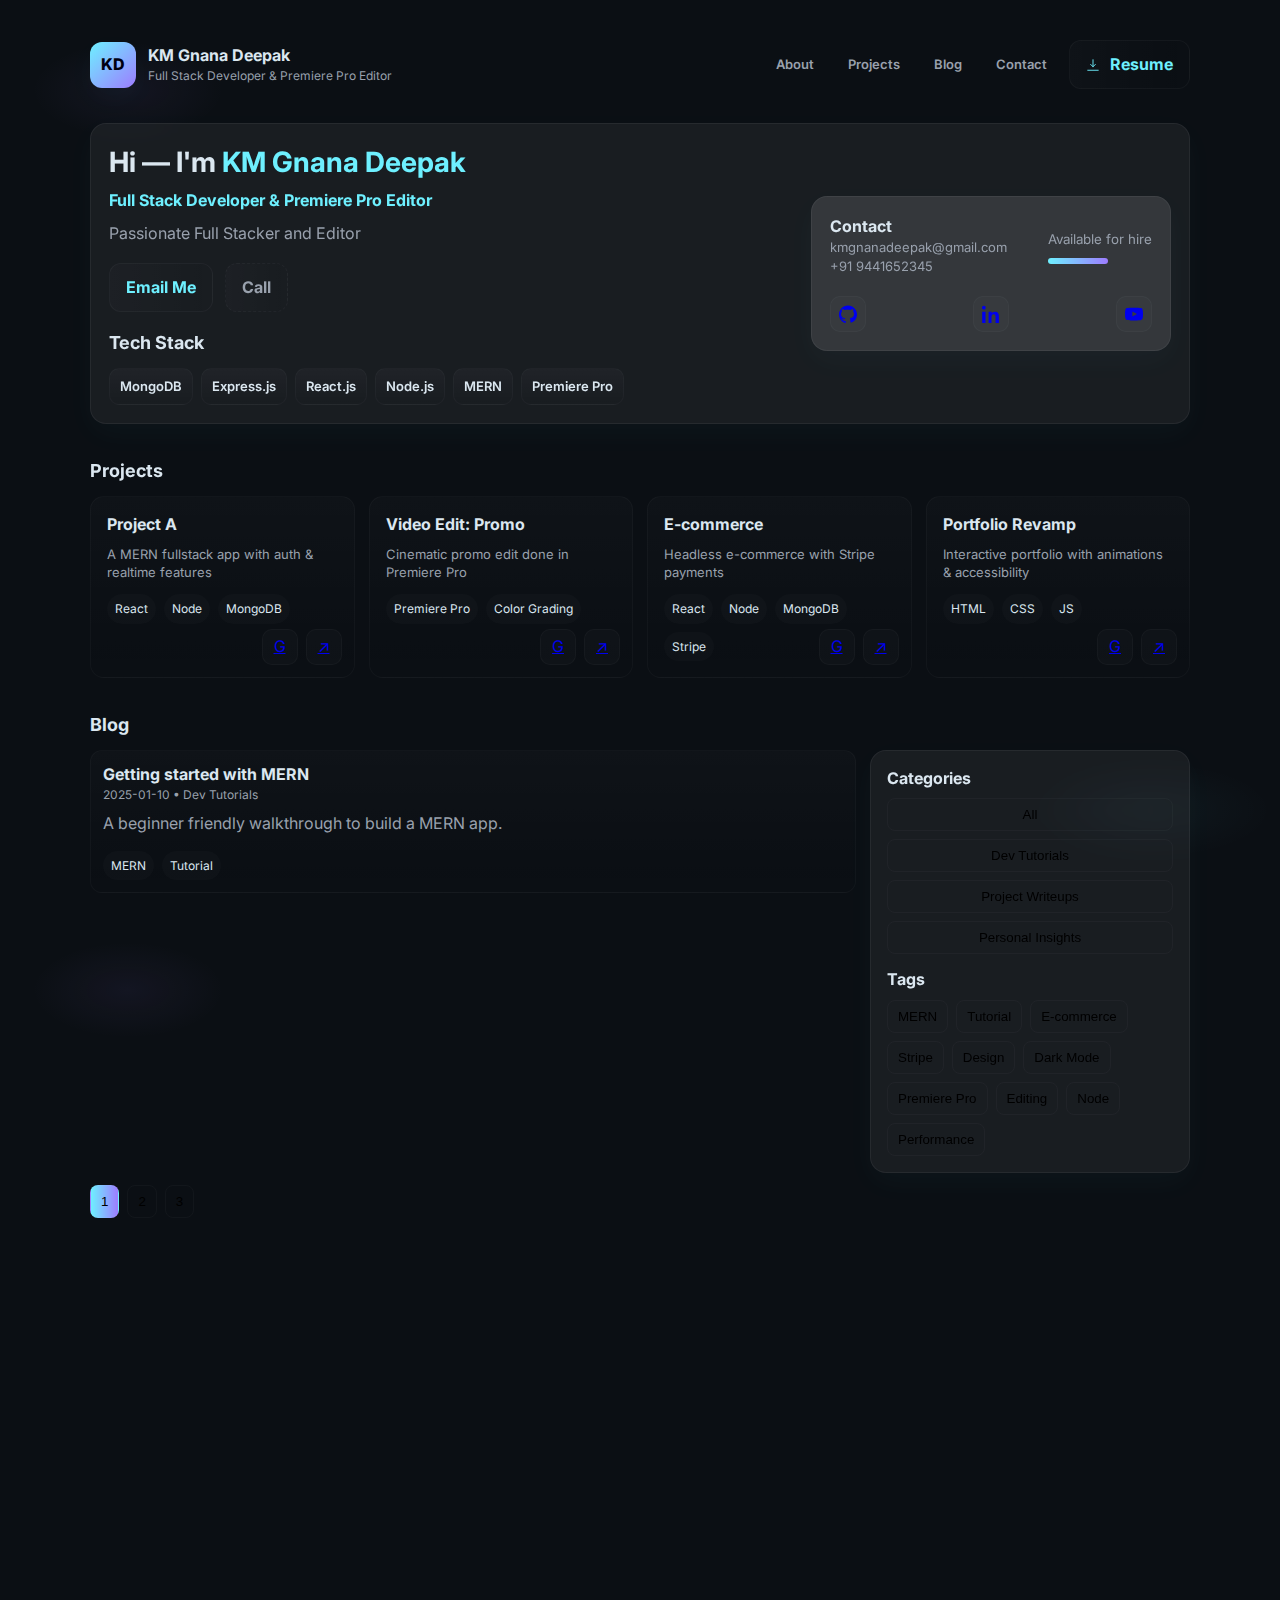
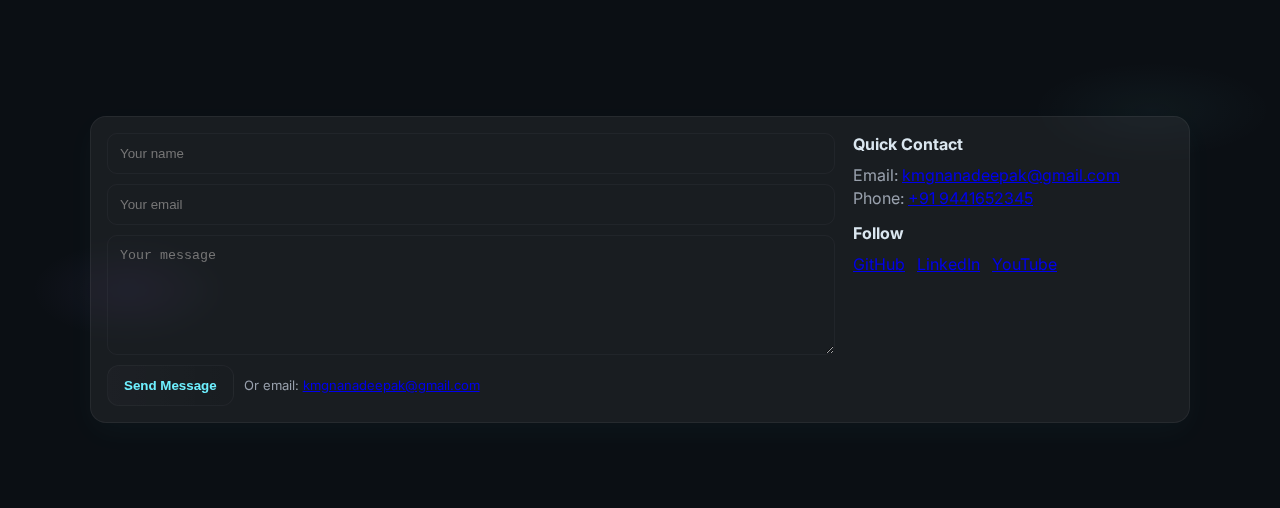
<file: index.html>
<!doctype html>
<html lang="en">
<head>
  <meta charset="utf-8" />
  <meta name="viewport" content="width=device-width, initial-scale=1" />
  <title>KM Gnana Deepak — Portfolio</title>
  <meta name="description" content="Portfolio of KM Gnana Deepak — Full Stack Developer & Premiere Pro Editor" />

  <!-- Fonts (system fallback included) -->
  <link href="https://fonts.googleapis.com/css2?family=Inter:wght@300;400;600;700;800&display=swap" rel="stylesheet">
    <link rel="stylesheet" href="style.css">
</head>
<body>

  <div class="loader" id="loader" aria-hidden="true">
    <div class="ring" aria-hidden="true"></div>
  </div>

  <div class="container">
    <header class="reveal">
      <div class="brand">
        <div class="logo">KD</div>
        <div>
          <h1>KM Gnana Deepak</h1>
          <p>Full Stack Developer & Premiere Pro Editor</p>
        </div>
      </div>
      <nav>
        <a href="#about" class="nav-link">About</a>
        <a href="#projects" class="nav-link">Projects</a>
        <a href="#blog" class="nav-link">Blog</a>
        <a href="#contact" class="nav-link">Contact</a>
        <a class="btn" href="/resume.pdf" download>
          <!-- download icon -->
          <svg width="14" height="14" viewBox="0 0 24 24" fill="none" xmlns="http://www.w3.org/2000/svg"><path d="M12 3v12" stroke="currentColor" stroke-width="1.6" stroke-linecap="round" stroke-linejoin="round"/><path d="M8 11l4 4 4-4" stroke="currentColor" stroke-width="1.6" stroke-linecap="round" stroke-linejoin="round"/><path d="M21 21H3" stroke="currentColor" stroke-width="1.6" stroke-linecap="round" stroke-linejoin="round"/></svg>
          Resume
        </a>
      </nav>
    </header>

    <!-- HERO -->
    <section class="glass hero" id="about">
      <div class="hero-left">
        <h2 class="reveal">Hi — I'm <span style="color:var(--accent)">KM Gnana Deepak</span></h2>
        <div class="role reveal">Full Stack Developer & Premiere Pro Editor</div>
        <div class="tag reveal">Passionate Full Stacker and Editor</div>

        <div class="cta-row reveal">
          <a class="btn" href="mailto:kmgnanadeepak@gmail.com">Email Me</a>
          <a class="btn secondary" href="tel:9441652345">Call</a>
        </div>

        <div style="margin-top:18px" class="reveal">
          <h3 class="section-title">Tech Stack</h3>
          <div class="badges">
            <div class="badge">MongoDB</div>
            <div class="badge">Express.js</div>
            <div class="badge">React.js</div>
            <div class="badge">Node.js</div>
            <div class="badge">MERN</div>
            <div class="badge">Premiere Pro</div>
          </div>
        </div>

      </div>

      <aside class="glass contact-card reveal" style="min-width:260px">
        <div style="display:flex;align-items:center;justify-content:space-between">
          <div>
            <strong>Contact</strong>
            <div style="color:var(--muted);font-size:13px">kmgnanadeepak@gmail.com</div>
            <div style="color:var(--muted);font-size:13px">+91 9441652345</div>
          </div>
          <div style="text-align:right">
            <small style="color:var(--muted);">Available for hire</small>
            <div style="height:8px"></div>
            <div style="width:60px;height:6px;border-radius:6px;background:linear-gradient(90deg,var(--accent),var(--accent-2))"></div>
          </div>
        </div>

        <div style="margin-top:10px;display:flex;gap:8px;justify-content:space-between">
          <a class="icon-btn" href="https://github.com/" target="_blank" title="GitHub">
            <svg xmlns="http://www.w3.org/2000/svg" width="18" height="18" viewBox="0 0 24 24" fill="none"><path d="M12 .5C5.4.5 0 5.9 0 12.5c0 5.3 3.4 9.8 8.2 11.4.6.1.8-.3.8-.6v-2.1c-3.3.7-4-1.6-4-1.6-.5-1.3-1.2-1.6-1.2-1.6-1-.7.1-.7.1-.7 1.1.1 1.7 1.2 1.7 1.2 1 .1 1.6.7 2 .9.1-.7.4-1.3.8-1.6-2.7-.3-5.6-1.3-5.6-6 0-1.3.5-2.4 1.2-3.2-.1-.3-.5-1.5.1-3.1 0 0 1-.3 3.3 1.2 1-.3 2.6-.5 4-.5s3 .2 4 .5c2.3-1.5 3.3-1.2 3.3-1.2.6 1.6.2 2.8.1 3.1.8.8 1.2 1.9 1.2 3.2 0 4.7-2.9 5.6-5.6 5.9.4.4.8 1 .8 2v3c0 .3.2.7.8.6C20.6 22.3 24 17.8 24 12.5 24 5.9 18.6.5 12 .5z" fill="currentColor"/></svg>
          </a>
          <a class="icon-btn" href="https://www.linkedin.com/" target="_blank" title="LinkedIn">
            <svg xmlns="http://www.w3.org/2000/svg" width="18" height="18" viewBox="0 0 24 24" fill="none"><path d="M4.98 3.5C4.98 4.88 3.86 6 2.48 6S0 4.88 0 3.5 1.12 1 2.5 1 4.98 2.12 4.98 3.5zM.24 8.98H4.7V24H.24zM8.78 8.98h4.24v2.08h.06c.59-1.04 2.03-2.14 4.18-2.14 4.47 0 5.3 2.95 5.3 6.78V24h-4.48v-7.6c0-1.81-.03-4.14-2.52-4.14-2.52 0-2.9 1.96-2.9 4v7.74H8.78z" fill="currentColor"/></svg>
          </a>
          <a class="icon-btn" href="https://www.youtube.com/" target="_blank" title="YouTube">
            <svg xmlns="http://www.w3.org/2000/svg" width="18" height="18" viewBox="0 0 24 24" fill="none"><path d="M23.5 6.2a3 3 0 0 0-2.1-2.12C19.9 3.5 12 3.5 12 3.5s-7.9 0-9.4.57A3 3 0 0 0 .5 6.2 31.4 31.4 0 0 0 0 12a31.4 31.4 0 0 0 .5 5.8 3 3 0 0 0 2.1 2.12C4.1 20.5 12 20.5 12 20.5s7.9 0 9.4-.57a3 3 0 0 0 2.1-2.12c.33-1.77.5-3.62.5-5.8s-.17-4.03-.5-5.8zM9.8 15.2V8.8l6.2 3.2-6.2 3.2z" fill="currentColor"/></svg>
          </a>
        </div>

      </aside>
    </section>

    <!-- PROJECTS -->
    <section id="projects">
      <h3 class="section-title reveal">Projects</h3>
      <div class="projects-grid" id="projectsGrid">
        <!-- JS populated cards -->
      </div>
    </section>

    <!-- BLOG -->
    <section id="blog">
      <h3 class="section-title reveal">Blog</h3>
      <div class="blog-grid">
        <div class="posts" id="postsArea">
          <!-- posts rendered here -->
        </div>
        <aside class="glass" style="padding:16px">
          <strong>Categories</strong>
          <div style="height:8px"></div>
          <div id="categories" style="display:flex;flex-direction:column;gap:8px"></div>
          <div style="height:14px"></div>
          <strong>Tags</strong>
          <div style="height:8px"></div>
          <div id="tagList" style="display:flex;flex-wrap:wrap;gap:8px"></div>
        </aside>
      </div>
      <div class="pagination" id="pagination"></div>
    </section>

    <!-- SKILLS & TIMELINE -->
    <section style="display:grid;grid-template-columns:1fr 1fr;gap:18px;align-items:start">
      <div>
        <h3 class="section-title reveal">Skills</h3>
        <div class="glass skills reveal" style="padding:16px">
          <div class="skill">
            <div style="display:flex;justify-content:space-between"><strong>React.js</strong><small>85%</small></div>
            <div class="bar"><i data-width="85%"></i></div>
          </div>
          <div class="skill">
            <div style="display:flex;justify-content:space-between"><strong>Node.js</strong><small>88%</small></div>
            <div class="bar"><i data-width="88%"></i></div>
          </div>
          <div class="skill">
            <div style="display:flex;justify-content:space-between"><strong>MongoDB / Mongoose</strong><small>80%</small></div>
            <div class="bar"><i data-width="80%"></i></div>
          </div>
          <div class="skill">
            <div style="display:flex;justify-content:space-between"><strong>Premiere Pro</strong><small>90%</small></div>
            <div class="bar"><i data-width="90%"></i></div>
          </div>
        </div>
      </div>

      <div>
        <h3 class="section-title reveal">Experience / Education</h3>
        <div class="glass timeline reveal" style="padding:16px">
          <div class="timeline-item">
            <div class="dot"></div>
            <div><strong>2023 — Present</strong><div style="color:var(--muted);font-size:13px">Full Stack Developer (Freelance / Projects)</div></div>
          </div>
          <div class="timeline-item">
            <div class="dot"></div>
            <div><strong>2020 — 2023</strong><div style="color:var(--muted);font-size:13px">Video Editor — Premiere Pro</div></div>
          </div>
        </div>
      </div>
    </section>

    <!-- TESTIMONIALS -->
    <section style="margin-top:6px">
      <h3 class="section-title reveal">Testimonials</h3>
      <div class="testimonials reveal">
        <div class="quote">"Deepak delivered a flawless full-stack web app on time — efficient, communicative and skilled." — Client A</div>
      </div>
    </section>

    <!-- CONTACT -->
    <section id="contact">
      <h3 class="section-title reveal">Contact</h3>
      <div class="glass" style="padding:16px;display:grid;grid-template-columns:1fr 320px;gap:18px;align-items:start">
        <div>
          <form id="contactForm">
            <input type="text" id="name" placeholder="Your name" required />
            <input type="email" id="email" placeholder="Your email" required />
            <textarea id="message" placeholder="Your message" required></textarea>
            <div style="display:flex;gap:10px;align-items:center">
              <button class="btn" type="submit">Send Message</button>
              <div style="color:var(--muted);font-size:13px">Or email: <a href="mailto:kmgnanadeepak@gmail.com">kmgnanadeepak@gmail.com</a></div>
            </div>
          </form>
        </div>
        <aside>
          <div style="margin-bottom:12px">
            <strong>Quick Contact</strong>
            <div style="color:var(--muted);margin-top:8px">Email: <a href="mailto:kmgnanadeepak@gmail.com">kmgnanadeepak@gmail.com</a></div>
            <div style="color:var(--muted);">Phone: <a href="tel:9441652345">+91 9441652345</a></div>
          </div>

          <div>
            <strong>Follow</strong>
            <div style="height:8px"></div>
            <div class="socials">
              <a href="https://github.com/" target="_blank">GitHub</a>
              <a href="https://www.linkedin.com/" target="_blank">LinkedIn</a>
              <a href="https://www.youtube.com/" target="_blank">YouTube</a>
            </div>
          </div>
        </aside>
      </div>
    </section>

    <footer class="reveal">
      <div>© <span id="year"></span> KM Gnana Deepak</div>
      <div style="color:var(--muted)">Built with MERN ♥ &nbsp;•&nbsp; Dark glass UI</div>
    </footer>

  </div>

  <script>
    // Remove loader
    window.addEventListener('load',()=>{
      const l = document.getElementById('loader');
      l.style.opacity = '0';
      setTimeout(()=>l.remove(),500);
    });

    // Reveal on scroll
    const observer = new IntersectionObserver((entries)=>{
      entries.forEach(e=>{
        if(e.isIntersecting) e.target.classList.add('show');
      });
    },{threshold:0.12});
    document.querySelectorAll('.reveal').forEach(el=>observer.observe(el));

    // Fill year
    document.getElementById('year').textContent = new Date().getFullYear();

    // Projects data (example placeholders) - replace with your projects
    const projects = [
      {title:'Project A',desc:'A MERN fullstack app with auth & realtime features',tags:['React','Node','MongoDB'],github:'#',live:'#'},
      {title:'Video Edit: Promo',desc:'Cinematic promo edit done in Premiere Pro',tags:['Premiere Pro','Color Grading'],github:'#',live:'#'},
      {title:'E-commerce',desc:'Headless e-commerce with Stripe payments',tags:['React','Node','MongoDB','Stripe'],github:'#',live:'#'},
      {title:'Portfolio Revamp',desc:'Interactive portfolio with animations & accessibility',tags:['HTML','CSS','JS'],github:'#',live:'#'}
    ];

    const projectsGrid = document.getElementById('projectsGrid');
    projects.forEach(p=>{
      const card = document.createElement('div');
      card.className = 'project-card reveal';
      card.innerHTML = `\n        <div class='project-title'>${p.title}</div>\n        <div class='project-desc'>${p.desc}</div>\n        <div class='project-tags'>${p.tags.map(t=>`<span class='project-tag'>${t}</span>`).join('')}</div>\n        <div class='project-links'>\n          <a class='icon-btn' href='${p.github}' target='_blank' title='GitHub' aria-label='GitHub'>G</a>\n          <a class='icon-btn' href='${p.live}' target='_blank' title='Live' aria-label='Live'>↗</a>\n        </div>\n      `;
      projectsGrid.appendChild(card);
      observer.observe(card);
    });

    // Blog sample data
    const posts = [
      {id:1,title:'Getting started with MERN',cat:'Dev Tutorials',tags:['MERN','Tutorial'],date:'2025-01-10',excerpt:'A beginner friendly walkthrough to build a MERN app.'},
      {id:2,title:'Project Writeup: E-commerce',cat:'Project Writeups',tags:['E-commerce','Stripe'],date:'2025-03-02',excerpt:'How I built a headless e-commerce platform.'},
      {id:3,title:'Why I switched to dark-mode UI',cat:'Personal Insights',tags:['Design','Dark Mode'],date:'2025-05-14',excerpt:'Thoughts on aesthetics, accessibility and performance.'},
      {id:4,title:'Video Editing Tips in Premiere',cat:'Dev Tutorials',tags:['Premiere Pro','Editing'],date:'2025-06-07',excerpt:'Fast editing techniques to speed up your workflow.'},
      {id:5,title:'Scaling Node.js APIs',cat:'Dev Tutorials',tags:['Node','Performance'],date:'2025-07-20',excerpt:'Patterns and tips to scale APIs efficiently.'}
    ];

    // state for blog
    let blogState = {perPage:2,page:1,filterCat:null,filterTag:null};

    function renderCategories(){
      const cats = [...new Set(posts.map(p=>p.cat))];
      const container = document.getElementById('categories');
      container.innerHTML = '';
      const all = document.createElement('button'); all.className='page-btn'; all.textContent='All'; all.onclick = ()=>{blogState.filterCat=null;renderPosts();};
      container.appendChild(all);
      cats.forEach(c=>{const b=document.createElement('button');b.className='page-btn';b.textContent=c;b.onclick=()=>{blogState.filterCat=c;renderPosts()};container.appendChild(b)});
    }

    function renderTags(){
      const tags = [...new Set(posts.flatMap(p=>p.tags))];
      const tlist = document.getElementById('tagList');
      tlist.innerHTML='';
      tags.forEach(t=>{const s=document.createElement('button');s.className='page-btn';s.textContent=t;s.onclick=()=>{blogState.filterTag=t;renderPosts()};tlist.appendChild(s)});
    }

    function renderPosts(){
      const area = document.getElementById('postsArea');
      let filtered = posts.slice();
      if(blogState.filterCat) filtered = filtered.filter(p=>p.cat===blogState.filterCat);
      if(blogState.filterTag) filtered = filtered.filter(p=>p.tags.includes(blogState.filterTag));
      const totalPages = Math.max(1,Math.ceil(filtered.length/blogState.perPage));
      if(blogState.page>totalPages) blogState.page=1;
      const start = (blogState.page-1)*blogState.perPage;
      const pagePosts = filtered.slice(start,start+blogState.perPage);

      area.innerHTML = '';
      pagePosts.forEach(p=>{
        const post = document.createElement('article');post.className='post reveal';
        post.innerHTML = `<h4 style=\"margin:0\">${p.title}</h4><div class=\"meta\">${p.date} • ${p.cat}</div><p style=\"margin-top:8px;color:var(--muted)\">${p.excerpt}</p><div class=\"tags\">${p.tags.map(t=>`<span class=\"project-tag\">${t}</span>`).join('')}</div>`;
        area.appendChild(post);
        observer.observe(post);
      });

      // pagination
      const pag = document.getElementById('pagination');
      pag.innerHTML='';
      for(let i=1;i<=totalPages;i++){
        const b=document.createElement('button');b.className='page-btn';b.textContent=i;b.onclick=(()=>{return function(){blogState.page=i;renderPosts()}})();if(i===blogState.page) b.style.background='linear-gradient(90deg,var(--accent),var(--accent-2))';pag.appendChild(b);
      }
    }

    renderCategories();renderTags();renderPosts();

    // animate skill bars when visible
    document.querySelectorAll('.bar i').forEach(i=>{
      const v = i.getAttribute('data-width') || '60%';
      const io = new IntersectionObserver((entries)=>{entries.forEach(e=>{if(e.isIntersecting){i.style.width=v;io.unobserve(i)}})}, {threshold:0.2});
      io.observe(i);
    });

    // Contact form basic handling (no backend) — fallback to mailto
    document.getElementById('contactForm').addEventListener('submit',(e)=>{
      e.preventDefault();
      const name = document.getElementById('name').value.trim();
      const email = document.getElementById('email').value.trim();
      const message = document.getElementById('message').value.trim();
      if(!name||!email||!message){alert('Please fill all fields');return}
      const subject = encodeURIComponent('Portfolio Contact from '+name);
      const body = encodeURIComponent(`Name: ${name}%0AEmail: ${email}%0A%0A${message}`);
      window.location.href = `mailto:kmgnanadeepak@gmail.com?subject=${subject}&body=${body}`;
    });

    // small tilt effect on project cards
    document.addEventListener('mousemove', (e)=>{
      document.querySelectorAll('.project-card').forEach(card=>{
        const rect = card.getBoundingClientRect();
        const x = e.clientX - rect.left; const y = e.clientY - rect.top;
        const cx = rect.width/2; const cy = rect.height/2;
        const dx = (x-cx)/cx; const dy = (y-cy)/cy;
        card.style.transform = `perspective(900px) rotateX(${(-dy*4)}deg) rotateY(${(dx*4)}deg) translateY(-8px)`;
      });
    });

    // reset transform on mouse leave
    document.querySelectorAll('.project-card').forEach(c=>c.addEventListener('mouseleave',()=>{c.style.transform='translateY(0)'}));

  </script>
</body>
</html>
</file>
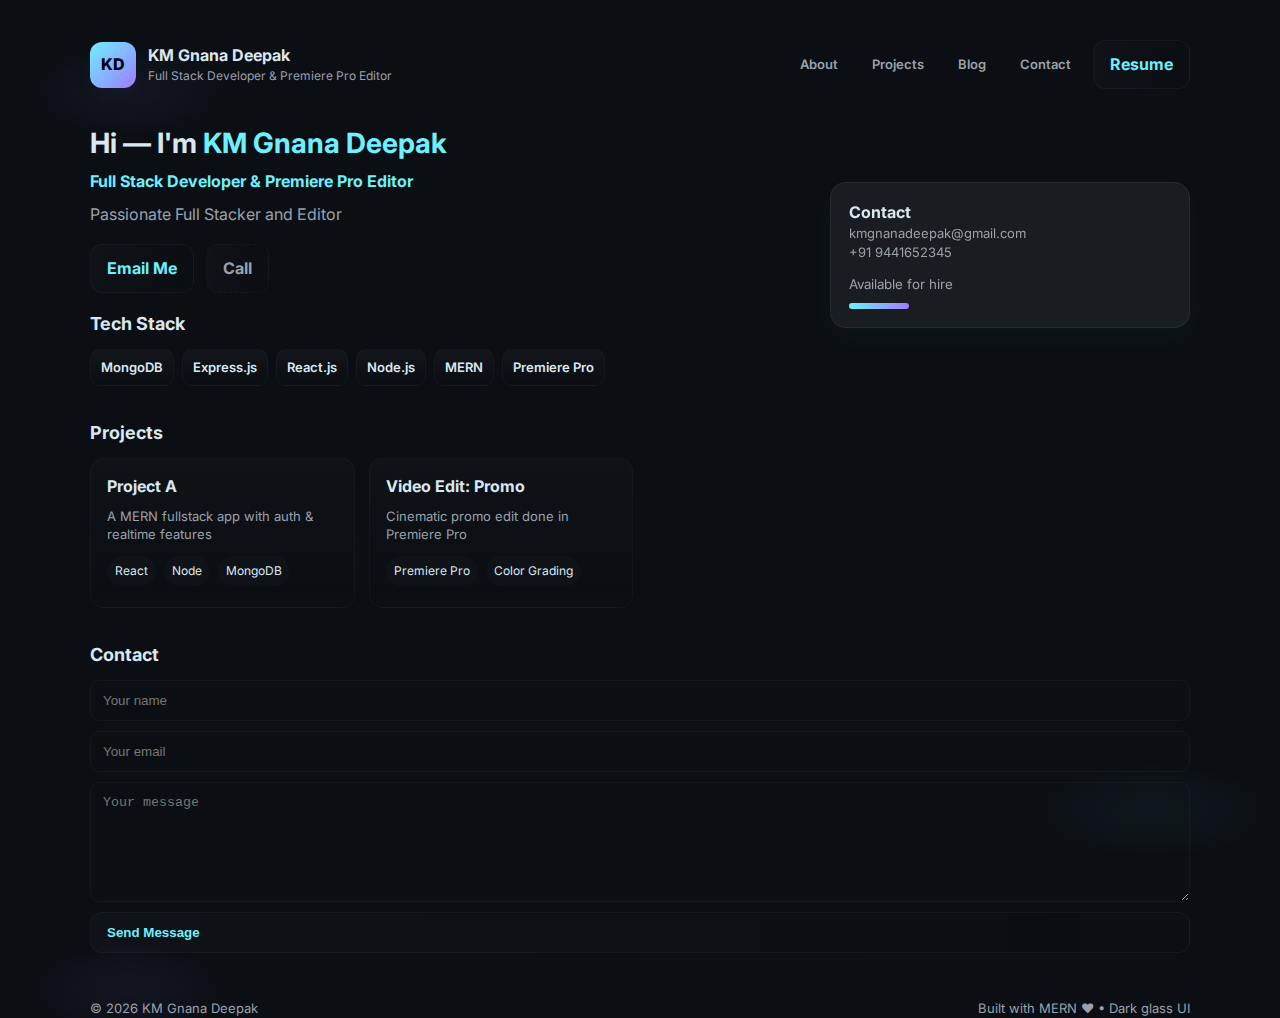
<file: portf.html>
<!DOCTYPE html>
<html lang="en">
<head>
<meta charset="UTF-8">
<meta name="viewport" content="width=device-width, initial-scale=1.0">
<title>KM Gnana Deepak — Portfolio</title>
<link href="https://fonts.googleapis.com/css2?family=Inter:wght@300;400;600;700;800&display=swap" rel="stylesheet">
<link rel="stylesheet" href="style.css">
</head>
<body>
<div class="container">
<header>
<div class="brand">
<div class="logo">KD</div>
<div>
<h1>KM Gnana Deepak</h1>
<p>Full Stack Developer & Premiere Pro Editor</p>
</div>
</div>
<nav>
<a href="#about" class="nav-link">About</a>
<a href="#projects" class="nav-link">Projects</a>
<a href="#blog" class="nav-link">Blog</a>
<a href="#contact" class="nav-link">Contact</a>
<a class="btn" href="/resume.pdf" download>Resume</a>
</nav>
</header>
<section class="hero" id="about">
<div class="hero-left">
<h2>Hi — I'm <span style="color:var(--accent)">KM Gnana Deepak</span></h2>
<div class="role">Full Stack Developer & Premiere Pro Editor</div>
<div class="tag">Passionate Full Stacker and Editor</div>
<div class="cta-row">
<a class="btn" href="mailto:kmgnanadeepak@gmail.com">Email Me</a>
<a class="btn secondary" href="tel:9441652345">Call</a>
</div>
<div style="margin-top:18px">
<h3 class="section-title">Tech Stack</h3>
<div class="badges">
<div class="badge">MongoDB</div>
<div class="badge">Express.js</div>
<div class="badge">React.js</div>
<div class="badge">Node.js</div>
<div class="badge">MERN</div>
<div class="badge">Premiere Pro</div>
</div>
</div>
</div>
<aside class="glass contact-card">
<div>
<strong>Contact</strong>
<div style="color:var(--muted);font-size:13px">kmgnanadeepak@gmail.com</div>
<div style="color:var(--muted);font-size:13px">+91 9441652345</div>
</div>
<div>
<small style="color:var(--muted);">Available for hire</small>
<div style="height:8px"></div>
<div style="width:60px;height:6px;border-radius:6px;background:linear-gradient(90deg,var(--accent),var(--accent-2))"></div>
</div>
</aside>
</section>
<section id="projects">
<h3 class="section-title">Projects</h3>
<div class="projects-grid">
<div class="project-card">
<div class="project-title">Project A</div>
<div class="project-desc">A MERN fullstack app with auth & realtime features</div>
<div class="project-tags"><span class="project-tag">React</span><span class="project-tag">Node</span><span class="project-tag">MongoDB</span></div>
</div>
<div class="project-card">
<div class="project-title">Video Edit: Promo</div>
<div class="project-desc">Cinematic promo edit done in Premiere Pro</div>
<div class="project-tags"><span class="project-tag">Premiere Pro</span><span class="project-tag">Color Grading</span></div>
</div>
</div>
</section>
<section id="contact">
<h3 class="section-title">Contact</h3>
<form id="contactForm">
<input type="text" id="name" placeholder="Your name" required>
<input type="email" id="email" placeholder="Your email" required>
<textarea id="message" placeholder="Your message" required></textarea>
<button class="btn" type="submit">Send Message</button>
</form>
</section>
<footer>
<div>© <span id="year"></span> KM Gnana Deepak</div>
<div style="color:var(--muted)">Built with MERN ♥ • Dark glass UI</div>
</footer>
<script>
document.getElementById('year').textContent=new Date().getFullYear();
document.getElementById('contactForm').addEventListener('submit',function(e){
e.preventDefault();
const n=document.getElementById('name').value.trim();
const em=document.getElementById('email').value.trim();
const m=document.getElementById('message').value.trim();
if(!n||!em||!m){alert('Please fill all fields');return}
window.location.href=`mailto:kmgnanadeepak@gmail.com?subject=${encodeURIComponent('Portfolio Contact from '+n)}&body=${encodeURIComponent('Name: '+n+'\nEmail: '+em+'\n\n'+m)}`;
});
</script>
</div>
</body>
</html>
</file>
<file: style.css>
:root{
      --bg:#0b0f14;
      --card: rgba(255,255,255,0.04);
      --glass: rgba(255,255,255,0.06);
      --accent: #6ef0ff;
      --accent-2: #9d7cff;
      --muted: #99a1ad;
      --glass-border: rgba(255,255,255,0.06);
      --glass-glow: 0 10px 30px rgba(110,240,255,0.03);
      --glass-blur: 10px;
    }

    *{box-sizing:border-box}
    html,body{height:100%;}
    body{
      margin:0;
      font-family:Inter, system-ui, -apple-system, 'Segoe UI', Roboto, 'Helvetica Neue', Arial;
      background: radial-gradient(1200px 600px at 10% 10%, rgba(157,124,255,0.06), transparent 8%),
                  radial-gradient(1000px 400px at 90% 90%, rgba(110,240,255,0.04), transparent 12%),
                  var(--bg);
      color:#dbe7f0;
      -webkit-font-smoothing:antialiased;
      -moz-osx-font-smoothing:grayscale;
      scroll-behavior:smooth;
      overflow-y:auto;
      line-height:1.45;
      padding:40px 32px;
    }

    /* loader */
    .loader{position:fixed;inset:0;display:flex;align-items:center;justify-content:center;background:linear-gradient(180deg,rgba(2,6,10,0.5),transparent);backdrop-filter: blur(6px);z-index:9999}
    .loader .ring{width:90px;height:90px;border-radius:50%;border:4px solid transparent;border-top-color:var(--accent);animation:spin 1.2s linear infinite;box-shadow:0 0 30px rgba(110,240,255,0.08)}
    @keyframes spin{to{transform:rotate(360deg)}}

    /* wrapper */
    .container{max-width:1100px;margin:0 auto;display:grid;grid-template-columns:1fr;gap:28px}
    header{display:flex;align-items:center;justify-content:space-between;gap:12px}

    .brand{display:flex;gap:12px;align-items:center}
    .logo{width:46px;height:46px;border-radius:12px;background:linear-gradient(135deg,var(--accent),var(--accent-2));display:grid;place-items:center;color:#001; font-weight:800;box-shadow:var(--glass-glow)}
    .brand h1{font-size:16px;margin:0}
    .brand p{margin:0;font-size:12px;color:var(--muted)}

    nav{display:flex;gap:10px;align-items:center}
    .nav-link{padding:10px 12px;border-radius:10px;color:var(--muted);text-decoration:none;font-weight:600;font-size:13px}
    .nav-link:hover{color:var(--accent);background:linear-gradient(0deg,rgba(255,255,255,0.02),transparent);}

    /* glass card */
    .glass{background:var(--glass);border-radius:16px;padding:18px;border:1px solid var(--glass-border);backdrop-filter: blur(var(--glass-blur));box-shadow:var(--glass-glow)}

    /* hero */
    .hero{display:grid;grid-template-columns:1fr 360px;gap:24px;align-items:center}
    .hero-left h2{margin:0;font-size:28px}
    .role{color:var(--accent);font-weight:700;margin-top:6px}
    .tag{color:var(--muted);margin-top:10px}

    .cta-row{display:flex;gap:12px;margin-top:18px}
    .btn{padding:12px 16px;border-radius:12px;background:linear-gradient(90deg,rgba(255,255,255,0.02),transparent);border:1px solid rgba(255,255,255,0.04);color:var(--accent);font-weight:700;cursor:pointer;display:inline-flex;gap:10px;align-items:center;text-decoration:none}
    .btn.secondary{color:var(--muted);border-style:dashed}
    .btn:active{transform:translateY(1px)}

    .contact-card{display:flex;flex-direction:column;gap:10px}
    .contact-row{display:flex;gap:10px;align-items:center}
    .contact-row svg{width:18px;height:18px;opacity:0.9}

    /* sections */
    section{margin-top:6px}
    h3.section-title{display:flex;align-items:center;gap:12px;margin:0 0 12px 0;font-size:18px}

    /* tech badges */
    .badges{display:flex;gap:8px;flex-wrap:wrap}
    .badge{padding:8px 10px;border-radius:10px;background:linear-gradient(180deg,rgba(255,255,255,0.03),transparent);font-weight:600;font-size:13px;border:1px solid rgba(255,255,255,0.03)}

    /* projects grid */
    .projects-grid{display:grid;grid-template-columns:repeat(auto-fill,minmax(240px,1fr));gap:14px}
    .project-card{position:relative;padding:16px;border-radius:14px;overflow:hidden;min-height:150px;background:linear-gradient(180deg,rgba(255,255,255,0.02),transparent);transition:transform .35s cubic-bezier(.2,.9,.2,1),box-shadow .35s;cursor:pointer;border:1px solid rgba(255,255,255,0.03)}
    .project-card:hover{transform:translateY(-8px);box-shadow:0 20px 40px rgba(0,0,0,0.6)}
    .project-title{font-weight:700;margin-bottom:8px}
    .project-desc{color:var(--muted);font-size:13px}
    .project-tags{margin-top:12px;display:flex;gap:8px;flex-wrap:wrap}
    .project-tag{font-size:12px;padding:6px 8px;border-radius:999px;background:rgba(255,255,255,0.02)}
    .project-links{position:absolute;right:12px;bottom:12px;display:flex;gap:8px}
    .icon-btn{width:36px;height:36px;border-radius:10px;display:grid;place-items:center;background:rgba(255,255,255,0.02);border:1px solid rgba(255,255,255,0.03)}

    /* blog */
    .blog-grid{display:grid;grid-template-columns:1fr 320px;gap:14px}
    .posts{display:flex;flex-direction:column;gap:12px}
    .post{padding:12px;border-radius:12px;background:linear-gradient(180deg,rgba(255,255,255,0.02),transparent);border:1px solid rgba(255,255,255,0.03)}
    .post .meta{font-size:12px;color:var(--muted);}
    .tags{display:flex;gap:8px;flex-wrap:wrap;margin-top:8px}

    .pagination{display:flex;gap:8px;margin-top:12px}
    .page-btn{padding:8px 10px;border-radius:8px;background:transparent;border:1px solid rgba(255,255,255,0.03);cursor:pointer}

    /* contact form */
    form{display:grid;gap:10px}
    input[type=text],input[type=email],textarea{background:transparent;border:1px solid rgba(255,255,255,0.04);padding:12px;border-radius:10px;color:var(--muted);outline:none}
    textarea{min-height:120px;resize:vertical}
    .socials{display:flex;gap:12px;align-items:center}

    /* skills bars */
    .skills{display:flex;flex-direction:column;gap:12px}
    .skill{display:flex;flex-direction:column;gap:6px}
    .bar{height:10px;border-radius:999px;background:rgba(255,255,255,0.03);overflow:hidden}
    .bar > i{display:block;height:100%;background:linear-gradient(90deg,var(--accent),var(--accent-2));width:0%;transition:width .9s ease}

    /* timeline */
    .timeline{display:flex;flex-direction:column;gap:12px}
    .timeline-item{display:flex;gap:12px;align-items:flex-start}
    .timeline-item .dot{width:12px;height:12px;border-radius:50%;background:var(--accent);margin-top:6px}

    /* testimonials */
    .testimonials{display:grid;grid-template-columns:1fr;gap:12px}
    .quote{padding:16px;border-radius:12px;background:linear-gradient(180deg,rgba(255,255,255,0.02),transparent);}

    footer{display:flex;justify-content:space-between;align-items:center;padding-top:18px;color:var(--muted);font-size:13px}

    /* reveal animations */
    .reveal{opacity:0;transform:translateY(20px);transition:all .7s cubic-bezier(.2,.9,.2,1)}
    .reveal.show{opacity:1;transform:translateY(0)}

    /* responsiveness */
    @media (max-width:900px){
      .hero{grid-template-columns:1fr;}
      .hero-left{order:2}
      .container{padding:0 12px}
      .blog-grid{grid-template-columns:1fr}
    }
</file>
